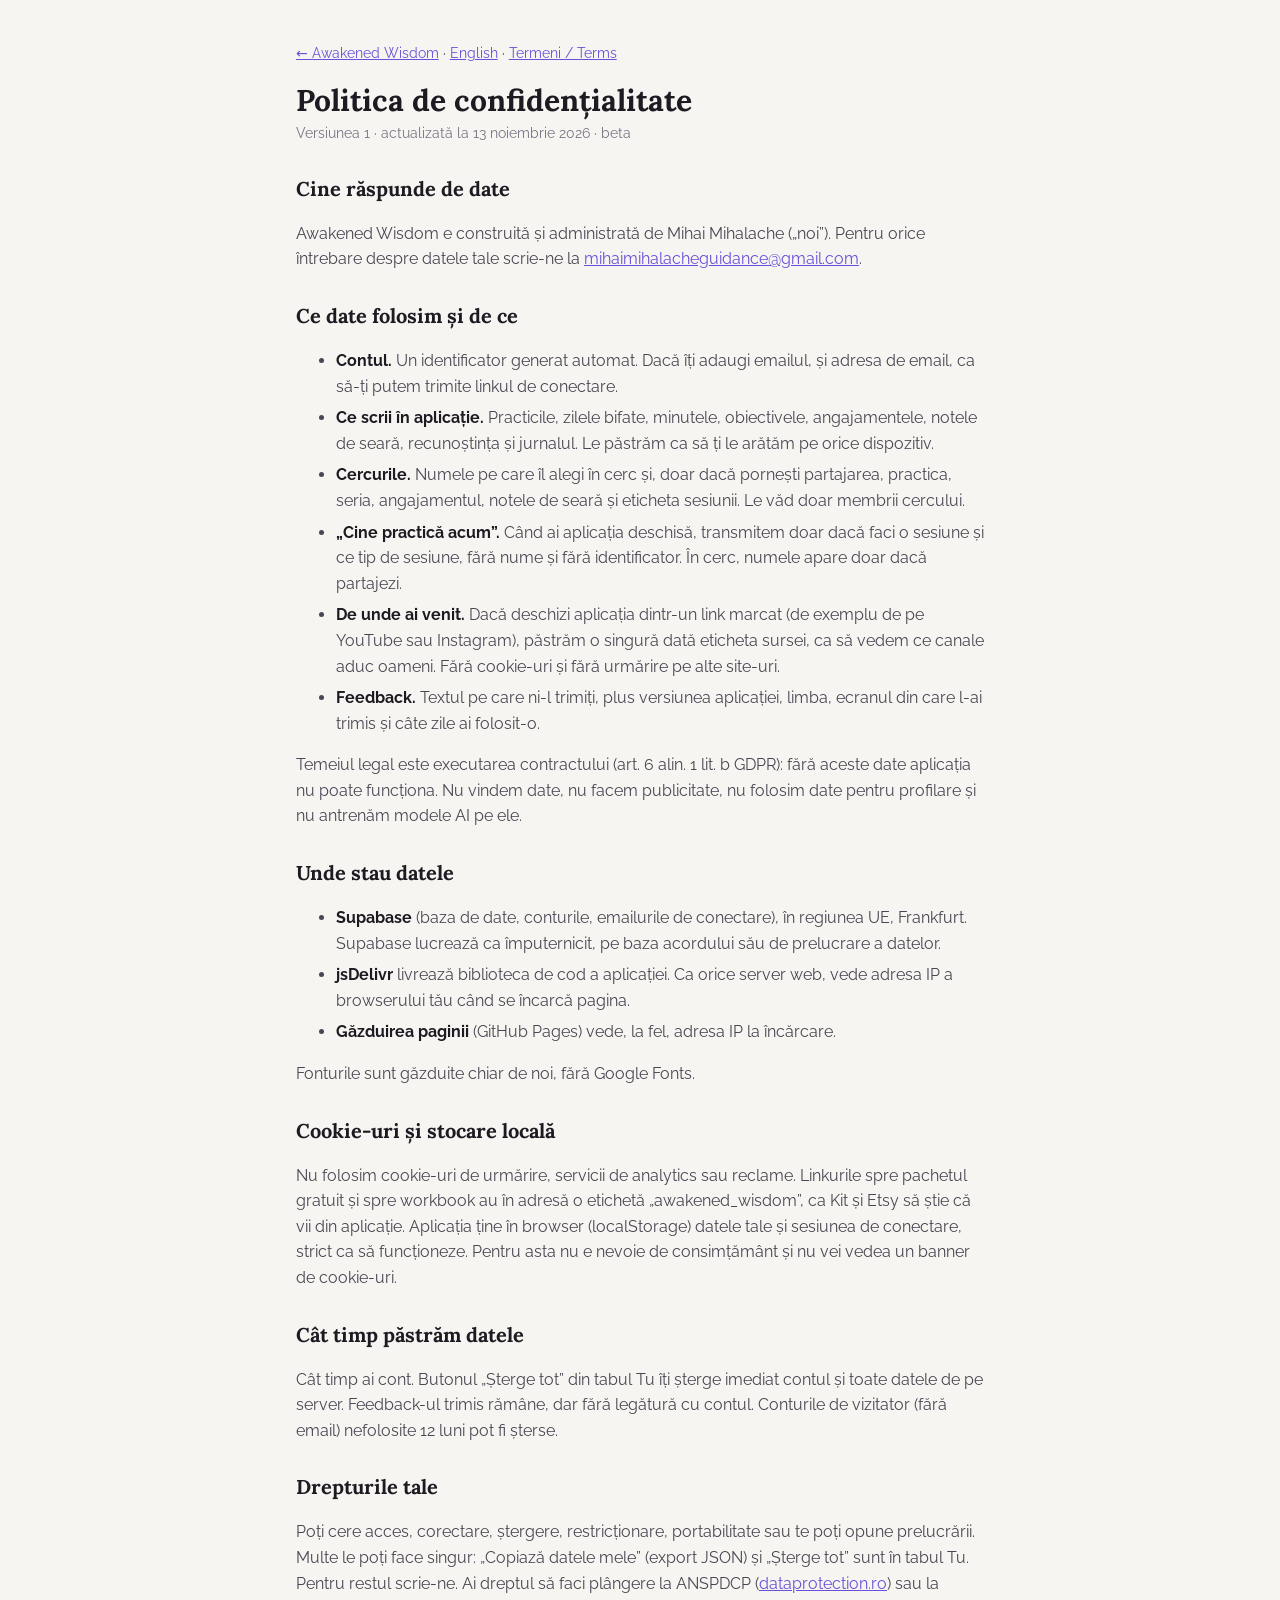
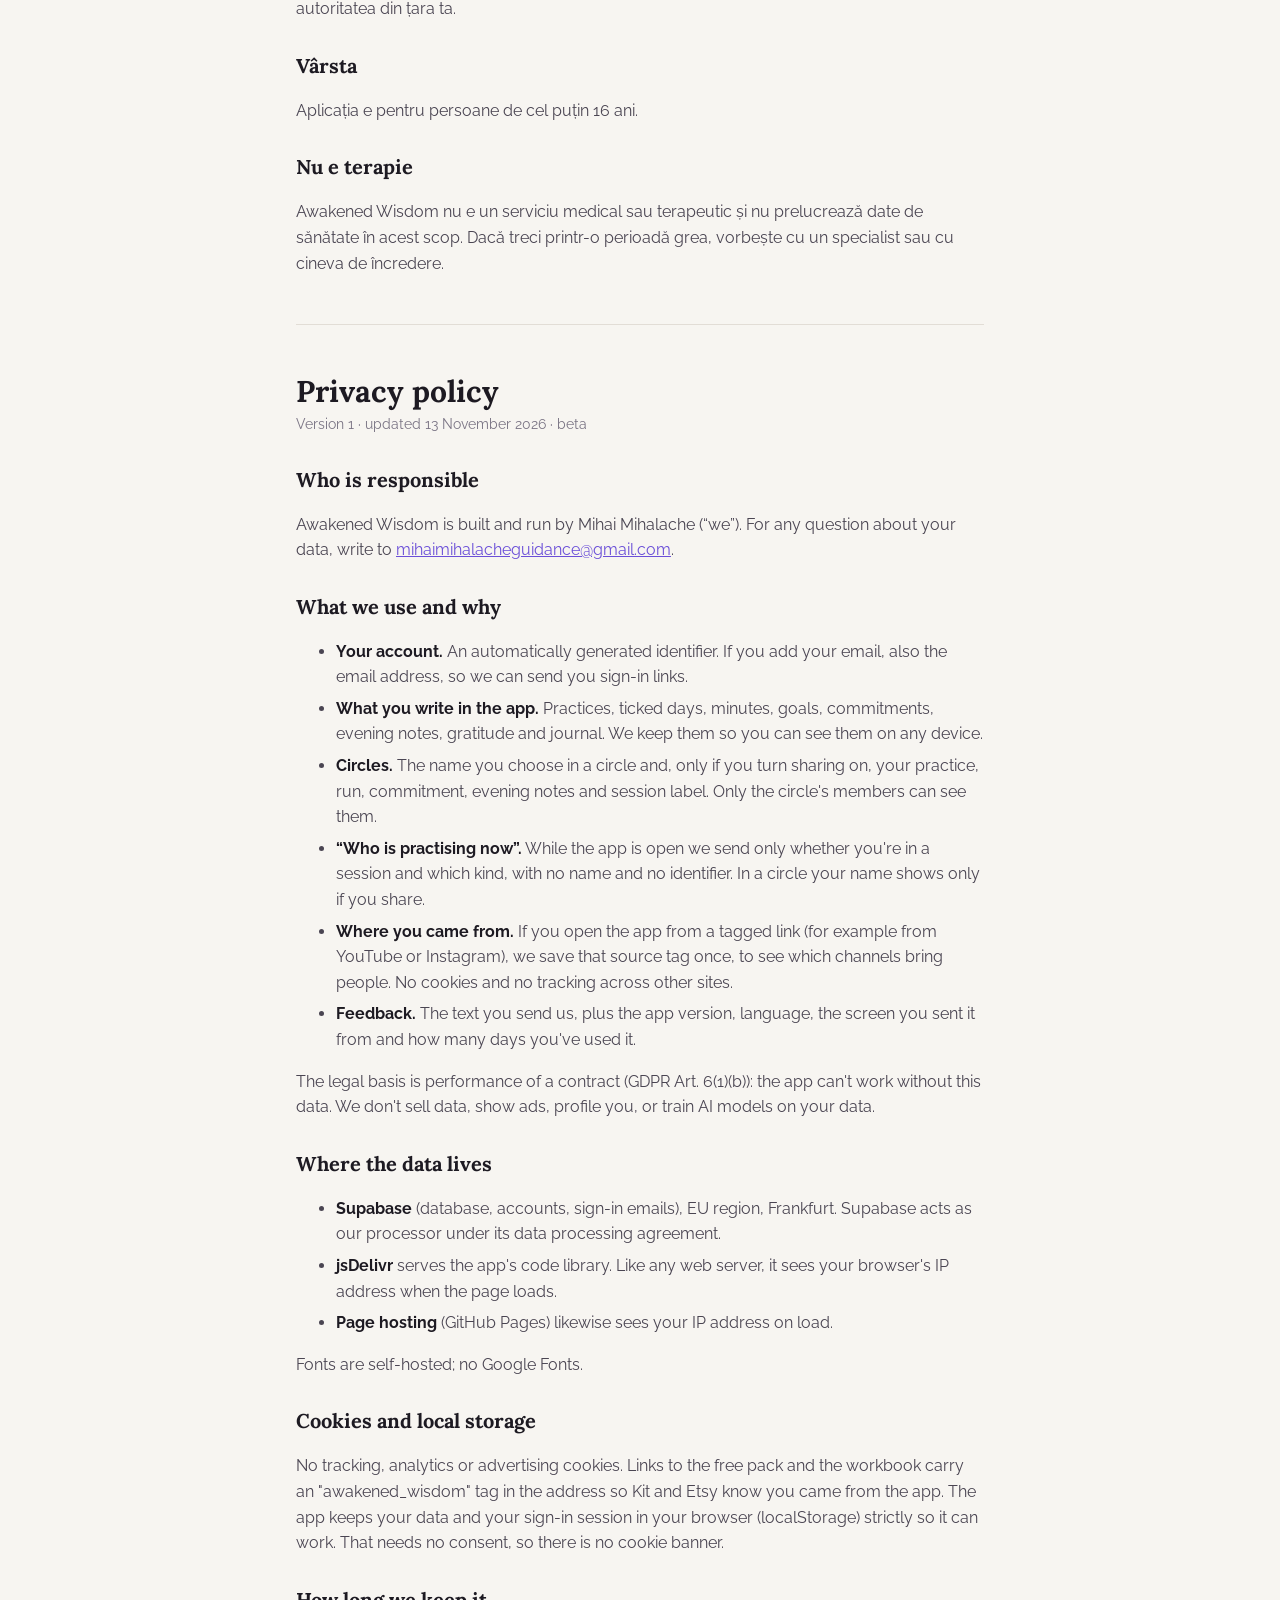
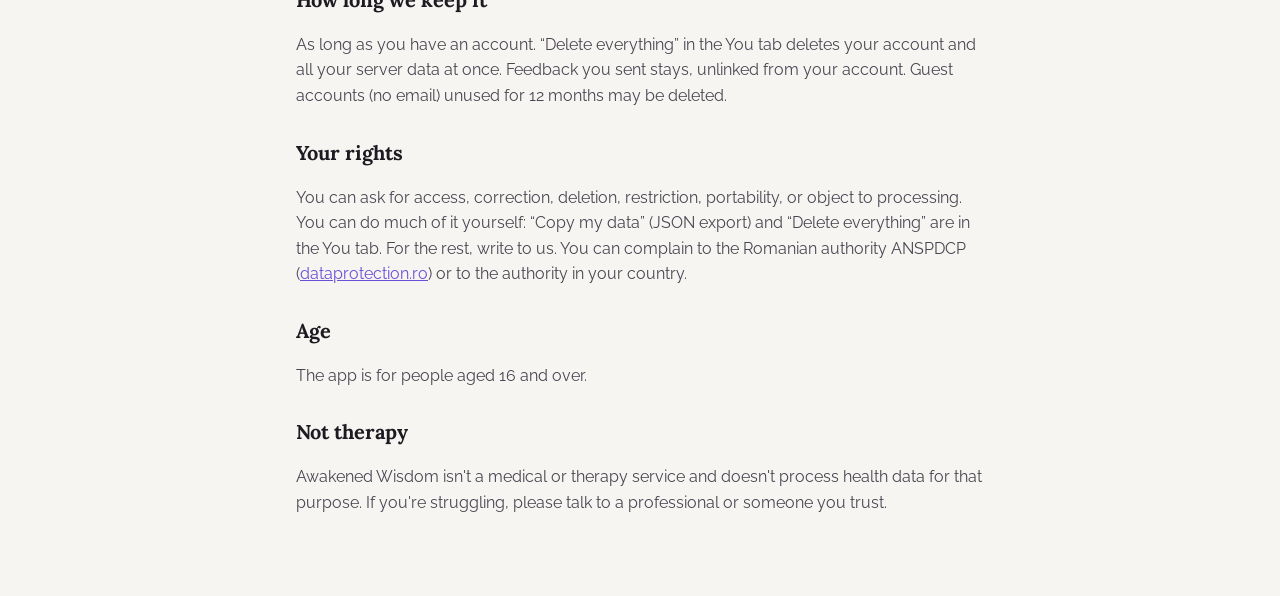
<file: privacy.html>
<!doctype html>
<html lang="ro">
<head>
<meta charset="utf-8">
<meta name="viewport" content="width=device-width, initial-scale=1">
<title>Awakened Wisdom · Confidențialitate / Privacy</title>
<link rel="stylesheet" href="fonts/fonts.css">
<link rel="stylesheet" href="legal.css">
</head>
<body>
<main>
<p class="back"><a href="./">← Awakened Wisdom</a> · <a href="#en">English</a> · <a href="terms.html">Termeni / Terms</a></p>

<article id="ro" lang="ro">
<h1>Politica de confidențialitate</h1>
<p class="muted">Versiunea 1 · actualizată la 13 noiembrie 2026 · beta</p>

<h2>Cine răspunde de date</h2>
<p>Awakened Wisdom e construită și administrată de Mihai Mihalache („noi”). Pentru orice întrebare despre datele tale scrie-ne la <a href="mailto:mihaimihalacheguidance@gmail.com">mihaimihalacheguidance@gmail.com</a>.</p>

<h2>Ce date folosim și de ce</h2>
<ul>
<li><b>Contul.</b> Un identificator generat automat. Dacă îți adaugi emailul, și adresa de email, ca să-ți putem trimite linkul de conectare.</li>
<li><b>Ce scrii în aplicație.</b> Practicile, zilele bifate, minutele, obiectivele, angajamentele, notele de seară, recunoștința și jurnalul. Le păstrăm ca să ți le arătăm pe orice dispozitiv.</li>
<li><b>Cercurile.</b> Numele pe care îl alegi în cerc și, doar dacă pornești partajarea, practica, seria, angajamentul, notele de seară și eticheta sesiunii. Le văd doar membrii cercului.</li>
<li><b>„Cine practică acum”.</b> Când ai aplicația deschisă, transmitem doar dacă faci o sesiune și ce tip de sesiune, fără nume și fără identificator. În cerc, numele apare doar dacă partajezi.</li>
<li><b>De unde ai venit.</b> Dacă deschizi aplicația dintr-un link marcat (de exemplu de pe YouTube sau Instagram), păstrăm o singură dată eticheta sursei, ca să vedem ce canale aduc oameni. Fără cookie-uri și fără urmărire pe alte site-uri.</li>
<li><b>Feedback.</b> Textul pe care ni-l trimiți, plus versiunea aplicației, limba, ecranul din care l-ai trimis și câte zile ai folosit-o.</li>
</ul>
<p>Temeiul legal este executarea contractului (art. 6 alin. 1 lit. b GDPR): fără aceste date aplicația nu poate funcționa. Nu vindem date, nu facem publicitate, nu folosim date pentru profilare și nu antrenăm modele AI pe ele.</p>

<h2>Unde stau datele</h2>
<ul>
<li><b>Supabase</b> (baza de date, conturile, emailurile de conectare), în regiunea UE, Frankfurt. Supabase lucrează ca împuternicit, pe baza acordului său de prelucrare a datelor.</li>
<li><b>jsDelivr</b> livrează biblioteca de cod a aplicației. Ca orice server web, vede adresa IP a browserului tău când se încarcă pagina.</li>
<li><b>Găzduirea paginii</b> (GitHub Pages) vede, la fel, adresa IP la încărcare.</li>
</ul>
<p>Fonturile sunt găzduite chiar de noi, fără Google Fonts.</p>

<h2>Cookie-uri și stocare locală</h2>
<p>Nu folosim cookie-uri de urmărire, servicii de analytics sau reclame. Linkurile spre pachetul gratuit și spre workbook au în adresă o etichetă „awakened_wisdom”, ca Kit și Etsy să știe că vii din aplicație. Aplicația ține în browser (localStorage) datele tale și sesiunea de conectare, strict ca să funcționeze. Pentru asta nu e nevoie de consimțământ și nu vei vedea un banner de cookie-uri.</p>

<h2>Cât timp păstrăm datele</h2>
<p>Cât timp ai cont. Butonul „Șterge tot” din tabul Tu îți șterge imediat contul și toate datele de pe server. Feedback-ul trimis rămâne, dar fără legătură cu contul. Conturile de vizitator (fără email) nefolosite 12 luni pot fi șterse.</p>

<h2>Drepturile tale</h2>
<p>Poți cere acces, corectare, ștergere, restricționare, portabilitate sau te poți opune prelucrării. Multe le poți face singur: „Copiază datele mele” (export JSON) și „Șterge tot” sunt în tabul Tu. Pentru restul scrie-ne. Ai dreptul să faci plângere la ANSPDCP (<a href="https://www.dataprotection.ro">dataprotection.ro</a>) sau la autoritatea din țara ta.</p>

<h2>Vârsta</h2>
<p>Aplicația e pentru persoane de cel puțin 16 ani.</p>

<h2>Nu e terapie</h2>
<p>Awakened Wisdom nu e un serviciu medical sau terapeutic și nu prelucrează date de sănătate în acest scop. Dacă treci printr-o perioadă grea, vorbește cu un specialist sau cu cineva de încredere.</p>
</article>

<hr>

<article id="en" lang="en">
<h1>Privacy policy</h1>
<p class="muted">Version 1 · updated 13 November 2026 · beta</p>

<h2>Who is responsible</h2>
<p>Awakened Wisdom is built and run by Mihai Mihalache (“we”). For any question about your data, write to <a href="mailto:mihaimihalacheguidance@gmail.com">mihaimihalacheguidance@gmail.com</a>.</p>

<h2>What we use and why</h2>
<ul>
<li><b>Your account.</b> An automatically generated identifier. If you add your email, also the email address, so we can send you sign-in links.</li>
<li><b>What you write in the app.</b> Practices, ticked days, minutes, goals, commitments, evening notes, gratitude and journal. We keep them so you can see them on any device.</li>
<li><b>Circles.</b> The name you choose in a circle and, only if you turn sharing on, your practice, run, commitment, evening notes and session label. Only the circle's members can see them.</li>
<li><b>“Who is practising now”.</b> While the app is open we send only whether you're in a session and which kind, with no name and no identifier. In a circle your name shows only if you share.</li>
<li><b>Where you came from.</b> If you open the app from a tagged link (for example from YouTube or Instagram), we save that source tag once, to see which channels bring people. No cookies and no tracking across other sites.</li>
<li><b>Feedback.</b> The text you send us, plus the app version, language, the screen you sent it from and how many days you've used it.</li>
</ul>
<p>The legal basis is performance of a contract (GDPR Art. 6(1)(b)): the app can't work without this data. We don't sell data, show ads, profile you, or train AI models on your data.</p>

<h2>Where the data lives</h2>
<ul>
<li><b>Supabase</b> (database, accounts, sign-in emails), EU region, Frankfurt. Supabase acts as our processor under its data processing agreement.</li>
<li><b>jsDelivr</b> serves the app's code library. Like any web server, it sees your browser's IP address when the page loads.</li>
<li><b>Page hosting</b> (GitHub Pages) likewise sees your IP address on load.</li>
</ul>
<p>Fonts are self-hosted; no Google Fonts.</p>

<h2>Cookies and local storage</h2>
<p>No tracking, analytics or advertising cookies. Links to the free pack and the workbook carry an "awakened_wisdom" tag in the address so Kit and Etsy know you came from the app. The app keeps your data and your sign-in session in your browser (localStorage) strictly so it can work. That needs no consent, so there is no cookie banner.</p>

<h2>How long we keep it</h2>
<p>As long as you have an account. “Delete everything” in the You tab deletes your account and all your server data at once. Feedback you sent stays, unlinked from your account. Guest accounts (no email) unused for 12 months may be deleted.</p>

<h2>Your rights</h2>
<p>You can ask for access, correction, deletion, restriction, portability, or object to processing. You can do much of it yourself: “Copy my data” (JSON export) and “Delete everything” are in the You tab. For the rest, write to us. You can complain to the Romanian authority ANSPDCP (<a href="https://www.dataprotection.ro">dataprotection.ro</a>) or to the authority in your country.</p>

<h2>Age</h2>
<p>The app is for people aged 16 and over.</p>

<h2>Not therapy</h2>
<p>Awakened Wisdom isn't a medical or therapy service and doesn't process health data for that purpose. If you're struggling, please talk to a professional or someone you trust.</p>
</article>
</main>
</body>
</html>
</file>
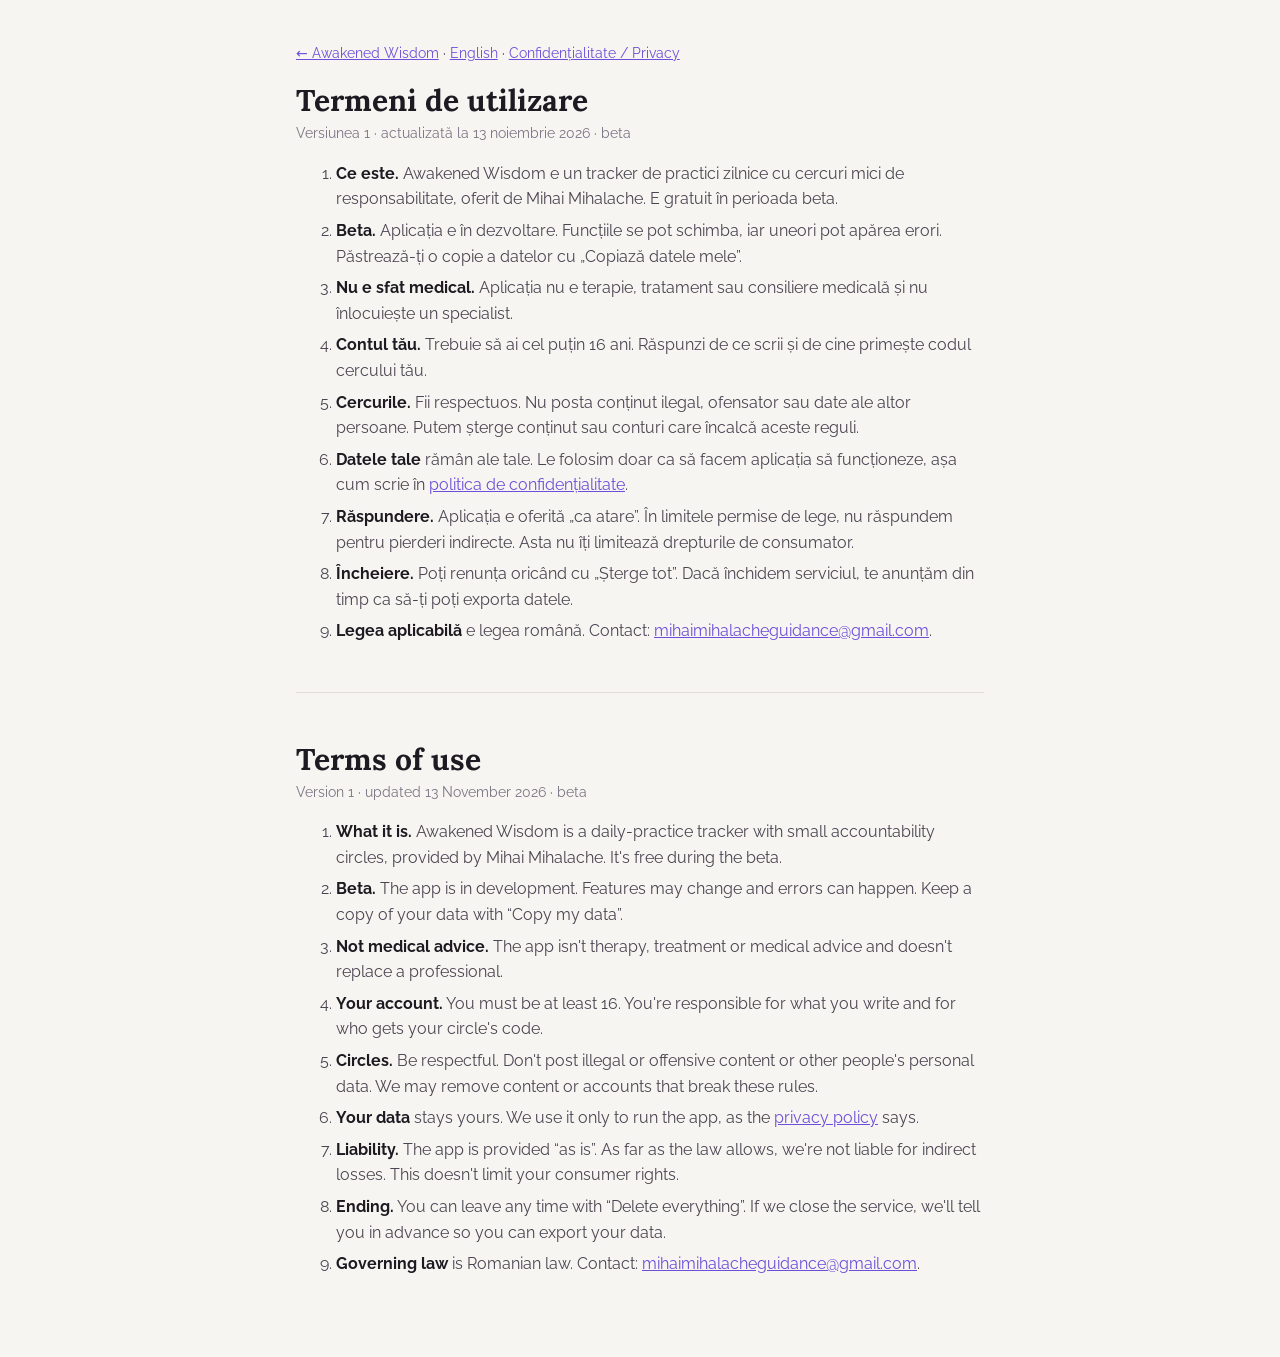
<file: terms.html>
<!doctype html>
<html lang="ro">
<head>
<meta charset="utf-8">
<meta name="viewport" content="width=device-width, initial-scale=1">
<title>Awakened Wisdom · Termeni / Terms</title>
<link rel="stylesheet" href="fonts/fonts.css">
<link rel="stylesheet" href="legal.css">
</head>
<body>
<main>
<p class="back"><a href="./">← Awakened Wisdom</a> · <a href="#en">English</a> · <a href="privacy.html">Confidențialitate / Privacy</a></p>

<article id="ro" lang="ro">
<h1>Termeni de utilizare</h1>
<p class="muted">Versiunea 1 · actualizată la 13 noiembrie 2026 · beta</p>
<ol>
<li><b>Ce este.</b> Awakened Wisdom e un tracker de practici zilnice cu cercuri mici de responsabilitate, oferit de Mihai Mihalache. E gratuit în perioada beta.</li>
<li><b>Beta.</b> Aplicația e în dezvoltare. Funcțiile se pot schimba, iar uneori pot apărea erori. Păstrează-ți o copie a datelor cu „Copiază datele mele”.</li>
<li><b>Nu e sfat medical.</b> Aplicația nu e terapie, tratament sau consiliere medicală și nu înlocuiește un specialist.</li>
<li><b>Contul tău.</b> Trebuie să ai cel puțin 16 ani. Răspunzi de ce scrii și de cine primește codul cercului tău.</li>
<li><b>Cercurile.</b> Fii respectuos. Nu posta conținut ilegal, ofensator sau date ale altor persoane. Putem șterge conținut sau conturi care încalcă aceste reguli.</li>
<li><b>Datele tale</b> rămân ale tale. Le folosim doar ca să facem aplicația să funcționeze, așa cum scrie în <a href="privacy.html">politica de confidențialitate</a>.</li>
<li><b>Răspundere.</b> Aplicația e oferită „ca atare”. În limitele permise de lege, nu răspundem pentru pierderi indirecte. Asta nu îți limitează drepturile de consumator.</li>
<li><b>Încheiere.</b> Poți renunța oricând cu „Șterge tot”. Dacă închidem serviciul, te anunțăm din timp ca să-ți poți exporta datele.</li>
<li><b>Legea aplicabilă</b> e legea română. Contact: <a href="mailto:mihaimihalacheguidance@gmail.com">mihaimihalacheguidance@gmail.com</a>.</li>
</ol>
</article>

<hr>

<article id="en" lang="en">
<h1>Terms of use</h1>
<p class="muted">Version 1 · updated 13 November 2026 · beta</p>
<ol>
<li><b>What it is.</b> Awakened Wisdom is a daily-practice tracker with small accountability circles, provided by Mihai Mihalache. It's free during the beta.</li>
<li><b>Beta.</b> The app is in development. Features may change and errors can happen. Keep a copy of your data with “Copy my data”.</li>
<li><b>Not medical advice.</b> The app isn't therapy, treatment or medical advice and doesn't replace a professional.</li>
<li><b>Your account.</b> You must be at least 16. You're responsible for what you write and for who gets your circle's code.</li>
<li><b>Circles.</b> Be respectful. Don't post illegal or offensive content or other people's personal data. We may remove content or accounts that break these rules.</li>
<li><b>Your data</b> stays yours. We use it only to run the app, as the <a href="privacy.html">privacy policy</a> says.</li>
<li><b>Liability.</b> The app is provided “as is”. As far as the law allows, we're not liable for indirect losses. This doesn't limit your consumer rights.</li>
<li><b>Ending.</b> You can leave any time with “Delete everything”. If we close the service, we'll tell you in advance so you can export your data.</li>
<li><b>Governing law</b> is Romanian law. Contact: <a href="mailto:mihaimihalacheguidance@gmail.com">mihaimihalacheguidance@gmail.com</a>.</li>
</ol>
</article>
</main>
</body>
</html>
</file>
<file: fonts/fonts.css>
/* latin-ext */
@font-face {
  font-family: 'DM Mono';
  font-style: normal;
  font-weight: 400;
  font-display: swap;
  src: url(dm-mono-latin-ext-a175863f.woff2) format('woff2');
  unicode-range: U+0100-02BA, U+02BD-02C5, U+02C7-02CC, U+02CE-02D7, U+02DD-02FF, U+0304, U+0308, U+0329, U+1D00-1DBF, U+1E00-1E9F, U+1EF2-1EFF, U+2020, U+20A0-20AB, U+20AD-20C4, U+2113, U+2C60-2C7F, U+A720-A7FF;
}
/* latin */
@font-face {
  font-family: 'DM Mono';
  font-style: normal;
  font-weight: 400;
  font-display: swap;
  src: url(dm-mono-latin-9ad76cd0.woff2) format('woff2');
  unicode-range: U+0000-00FF, U+0131, U+0152-0153, U+02BB-02BC, U+02C6, U+02DA, U+02DC, U+0304, U+0308, U+0329, U+2000-206F, U+20AC, U+2122, U+2191, U+2193, U+2212, U+2215, U+FEFF, U+FFFD;
}
/* latin-ext */
@font-face {
  font-family: 'DM Mono';
  font-style: normal;
  font-weight: 500;
  font-display: swap;
  src: url(dm-mono-latin-ext-6a59878c.woff2) format('woff2');
  unicode-range: U+0100-02BA, U+02BD-02C5, U+02C7-02CC, U+02CE-02D7, U+02DD-02FF, U+0304, U+0308, U+0329, U+1D00-1DBF, U+1E00-1E9F, U+1EF2-1EFF, U+2020, U+20A0-20AB, U+20AD-20C4, U+2113, U+2C60-2C7F, U+A720-A7FF;
}
/* latin */
@font-face {
  font-family: 'DM Mono';
  font-style: normal;
  font-weight: 500;
  font-display: swap;
  src: url(dm-mono-latin-36c1af8e.woff2) format('woff2');
  unicode-range: U+0000-00FF, U+0131, U+0152-0153, U+02BB-02BC, U+02C6, U+02DA, U+02DC, U+0304, U+0308, U+0329, U+2000-206F, U+20AC, U+2122, U+2191, U+2193, U+2212, U+2215, U+FEFF, U+FFFD;
}
/* latin-ext */
@font-face {
  font-family: 'Lora';
  font-style: italic;
  font-weight: 500;
  font-display: swap;
  src: url(lora-latin-ext-435d0b45.woff2) format('woff2');
  unicode-range: U+0100-02BA, U+02BD-02C5, U+02C7-02CC, U+02CE-02D7, U+02DD-02FF, U+0304, U+0308, U+0329, U+1D00-1DBF, U+1E00-1E9F, U+1EF2-1EFF, U+2020, U+20A0-20AB, U+20AD-20C4, U+2113, U+2C60-2C7F, U+A720-A7FF;
}
/* latin */
@font-face {
  font-family: 'Lora';
  font-style: italic;
  font-weight: 500;
  font-display: swap;
  src: url(lora-latin-721d374f.woff2) format('woff2');
  unicode-range: U+0000-00FF, U+0131, U+0152-0153, U+02BB-02BC, U+02C6, U+02DA, U+02DC, U+0304, U+0308, U+0329, U+2000-206F, U+20AC, U+2122, U+2191, U+2193, U+2212, U+2215, U+FEFF, U+FFFD;
}
/* latin-ext */
@font-face {
  font-family: 'Lora';
  font-style: normal;
  font-weight: 500;
  font-display: swap;
  src: url(lora-latin-ext-b047e391.woff2) format('woff2');
  unicode-range: U+0100-02BA, U+02BD-02C5, U+02C7-02CC, U+02CE-02D7, U+02DD-02FF, U+0304, U+0308, U+0329, U+1D00-1DBF, U+1E00-1E9F, U+1EF2-1EFF, U+2020, U+20A0-20AB, U+20AD-20C4, U+2113, U+2C60-2C7F, U+A720-A7FF;
}
/* latin */
@font-face {
  font-family: 'Lora';
  font-style: normal;
  font-weight: 500;
  font-display: swap;
  src: url(lora-latin-1ace0d36.woff2) format('woff2');
  unicode-range: U+0000-00FF, U+0131, U+0152-0153, U+02BB-02BC, U+02C6, U+02DA, U+02DC, U+0304, U+0308, U+0329, U+2000-206F, U+20AC, U+2122, U+2191, U+2193, U+2212, U+2215, U+FEFF, U+FFFD;
}
/* latin-ext */
@font-face {
  font-family: 'Lora';
  font-style: normal;
  font-weight: 600;
  font-display: swap;
  src: url(lora-latin-ext-b047e391.woff2) format('woff2');
  unicode-range: U+0100-02BA, U+02BD-02C5, U+02C7-02CC, U+02CE-02D7, U+02DD-02FF, U+0304, U+0308, U+0329, U+1D00-1DBF, U+1E00-1E9F, U+1EF2-1EFF, U+2020, U+20A0-20AB, U+20AD-20C4, U+2113, U+2C60-2C7F, U+A720-A7FF;
}
/* latin */
@font-face {
  font-family: 'Lora';
  font-style: normal;
  font-weight: 600;
  font-display: swap;
  src: url(lora-latin-1ace0d36.woff2) format('woff2');
  unicode-range: U+0000-00FF, U+0131, U+0152-0153, U+02BB-02BC, U+02C6, U+02DA, U+02DC, U+0304, U+0308, U+0329, U+2000-206F, U+20AC, U+2122, U+2191, U+2193, U+2212, U+2215, U+FEFF, U+FFFD;
}
/* latin-ext */
@font-face {
  font-family: 'Lora';
  font-style: normal;
  font-weight: 700;
  font-display: swap;
  src: url(lora-latin-ext-b047e391.woff2) format('woff2');
  unicode-range: U+0100-02BA, U+02BD-02C5, U+02C7-02CC, U+02CE-02D7, U+02DD-02FF, U+0304, U+0308, U+0329, U+1D00-1DBF, U+1E00-1E9F, U+1EF2-1EFF, U+2020, U+20A0-20AB, U+20AD-20C4, U+2113, U+2C60-2C7F, U+A720-A7FF;
}
/* latin */
@font-face {
  font-family: 'Lora';
  font-style: normal;
  font-weight: 700;
  font-display: swap;
  src: url(lora-latin-1ace0d36.woff2) format('woff2');
  unicode-range: U+0000-00FF, U+0131, U+0152-0153, U+02BB-02BC, U+02C6, U+02DA, U+02DC, U+0304, U+0308, U+0329, U+2000-206F, U+20AC, U+2122, U+2191, U+2193, U+2212, U+2215, U+FEFF, U+FFFD;
}
/* latin-ext */
@font-face {
  font-family: 'Raleway';
  font-style: normal;
  font-weight: 400;
  font-display: swap;
  src: url(raleway-latin-ext-acd6231a.woff2) format('woff2');
  unicode-range: U+0100-02BA, U+02BD-02C5, U+02C7-02CC, U+02CE-02D7, U+02DD-02FF, U+0304, U+0308, U+0329, U+1D00-1DBF, U+1E00-1E9F, U+1EF2-1EFF, U+2020, U+20A0-20AB, U+20AD-20C4, U+2113, U+2C60-2C7F, U+A720-A7FF;
}
/* latin */
@font-face {
  font-family: 'Raleway';
  font-style: normal;
  font-weight: 400;
  font-display: swap;
  src: url(raleway-latin-1a1333b5.woff2) format('woff2');
  unicode-range: U+0000-00FF, U+0131, U+0152-0153, U+02BB-02BC, U+02C6, U+02DA, U+02DC, U+0304, U+0308, U+0329, U+2000-206F, U+20AC, U+2122, U+2191, U+2193, U+2212, U+2215, U+FEFF, U+FFFD;
}
/* latin-ext */
@font-face {
  font-family: 'Raleway';
  font-style: normal;
  font-weight: 500;
  font-display: swap;
  src: url(raleway-latin-ext-acd6231a.woff2) format('woff2');
  unicode-range: U+0100-02BA, U+02BD-02C5, U+02C7-02CC, U+02CE-02D7, U+02DD-02FF, U+0304, U+0308, U+0329, U+1D00-1DBF, U+1E00-1E9F, U+1EF2-1EFF, U+2020, U+20A0-20AB, U+20AD-20C4, U+2113, U+2C60-2C7F, U+A720-A7FF;
}
/* latin */
@font-face {
  font-family: 'Raleway';
  font-style: normal;
  font-weight: 500;
  font-display: swap;
  src: url(raleway-latin-1a1333b5.woff2) format('woff2');
  unicode-range: U+0000-00FF, U+0131, U+0152-0153, U+02BB-02BC, U+02C6, U+02DA, U+02DC, U+0304, U+0308, U+0329, U+2000-206F, U+20AC, U+2122, U+2191, U+2193, U+2212, U+2215, U+FEFF, U+FFFD;
}
/* latin-ext */
@font-face {
  font-family: 'Raleway';
  font-style: normal;
  font-weight: 600;
  font-display: swap;
  src: url(raleway-latin-ext-acd6231a.woff2) format('woff2');
  unicode-range: U+0100-02BA, U+02BD-02C5, U+02C7-02CC, U+02CE-02D7, U+02DD-02FF, U+0304, U+0308, U+0329, U+1D00-1DBF, U+1E00-1E9F, U+1EF2-1EFF, U+2020, U+20A0-20AB, U+20AD-20C4, U+2113, U+2C60-2C7F, U+A720-A7FF;
}
/* latin */
@font-face {
  font-family: 'Raleway';
  font-style: normal;
  font-weight: 600;
  font-display: swap;
  src: url(raleway-latin-1a1333b5.woff2) format('woff2');
  unicode-range: U+0000-00FF, U+0131, U+0152-0153, U+02BB-02BC, U+02C6, U+02DA, U+02DC, U+0304, U+0308, U+0329, U+2000-206F, U+20AC, U+2122, U+2191, U+2193, U+2212, U+2215, U+FEFF, U+FFFD;
}
/* latin-ext */
@font-face {
  font-family: 'Raleway';
  font-style: normal;
  font-weight: 700;
  font-display: swap;
  src: url(raleway-latin-ext-acd6231a.woff2) format('woff2');
  unicode-range: U+0100-02BA, U+02BD-02C5, U+02C7-02CC, U+02CE-02D7, U+02DD-02FF, U+0304, U+0308, U+0329, U+1D00-1DBF, U+1E00-1E9F, U+1EF2-1EFF, U+2020, U+20A0-20AB, U+20AD-20C4, U+2113, U+2C60-2C7F, U+A720-A7FF;
}
/* latin */
@font-face {
  font-family: 'Raleway';
  font-style: normal;
  font-weight: 700;
  font-display: swap;
  src: url(raleway-latin-1a1333b5.woff2) format('woff2');
  unicode-range: U+0000-00FF, U+0131, U+0152-0153, U+02BB-02BC, U+02C6, U+02DA, U+02DC, U+0304, U+0308, U+0329, U+2000-206F, U+20AC, U+2122, U+2191, U+2193, U+2212, U+2215, U+FEFF, U+FFFD;
}
</file>
<file: legal.css>
:root{--bg:#f7f5f1;--ink:#1d1a22;--ink-2:#4a4552;--muted:#7a7484;--acc:#6b4fd8;--rule:#e2ddd6}
@media (prefers-color-scheme:dark){:root{--bg:#0e0c14;--ink:#ece8f4;--ink-2:#c4bed0;--muted:#8f88a0;--acc:#b39dff;--rule:#2a2635}}
*{box-sizing:border-box}
body{margin:0;background:var(--bg);color:var(--ink);font:16px/1.6 Raleway,system-ui,sans-serif}
main{max-width:720px;margin:0 auto;padding:28px 16px 64px}
h1{font-family:Lora,Georgia,serif;font-size:30px;line-height:1.2;margin:18px 0 4px}
h2{font-family:Lora,Georgia,serif;font-size:20px;margin:28px 0 6px}
p,li{color:var(--ink-2)}
li{margin:6px 0}
b{color:var(--ink)}
a{color:var(--acc)}
.muted{color:var(--muted);font-size:14px;margin-top:0}
.back{font-size:14px}
hr{border:0;border-top:1px solid var(--rule);margin:48px 0}
</file>
